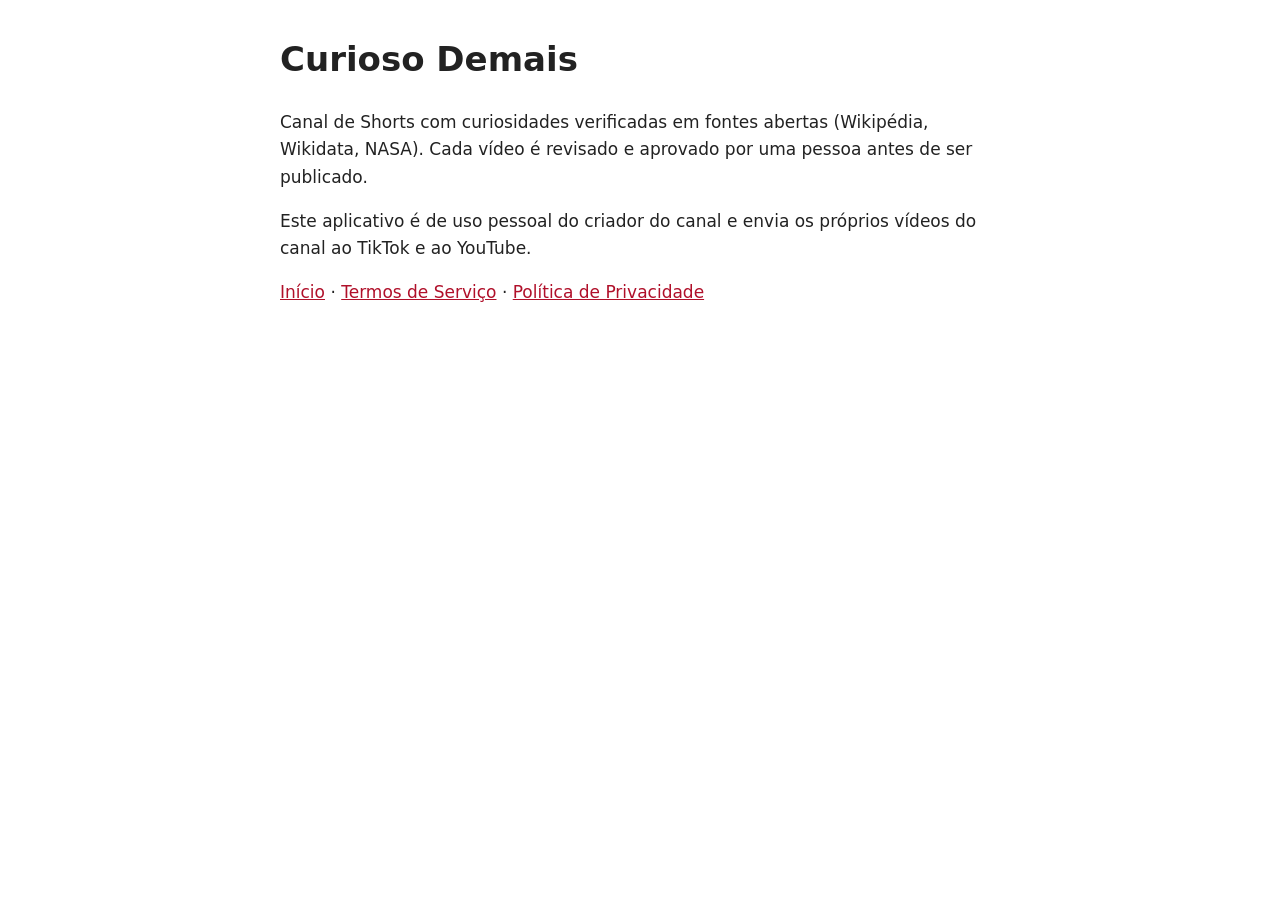
<file: index.html>
<!doctype html><html lang="pt-BR"><head><meta charset="utf-8"><meta name="viewport" content="width=device-width,initial-scale=1"><title>Início – Curioso Demais</title><style>body{font:17px/1.6 system-ui,sans-serif;max-width:720px;margin:2rem auto;padding:0 1rem;color:#222}a{color:#b0102a}</style></head><body><h1>Curioso Demais</h1><p>Canal de Shorts com curiosidades verificadas em fontes abertas (Wikipédia, Wikidata, NASA). Cada vídeo é revisado e aprovado por uma pessoa antes de ser publicado.</p><p>Este aplicativo é de uso pessoal do criador do canal e envia os próprios vídeos do canal ao TikTok e ao YouTube.</p><p><a href="index.html">Início</a> · <a href="termos.html">Termos de Serviço</a> · <a href="privacidade.html">Política de Privacidade</a></p></body></html>
</file>
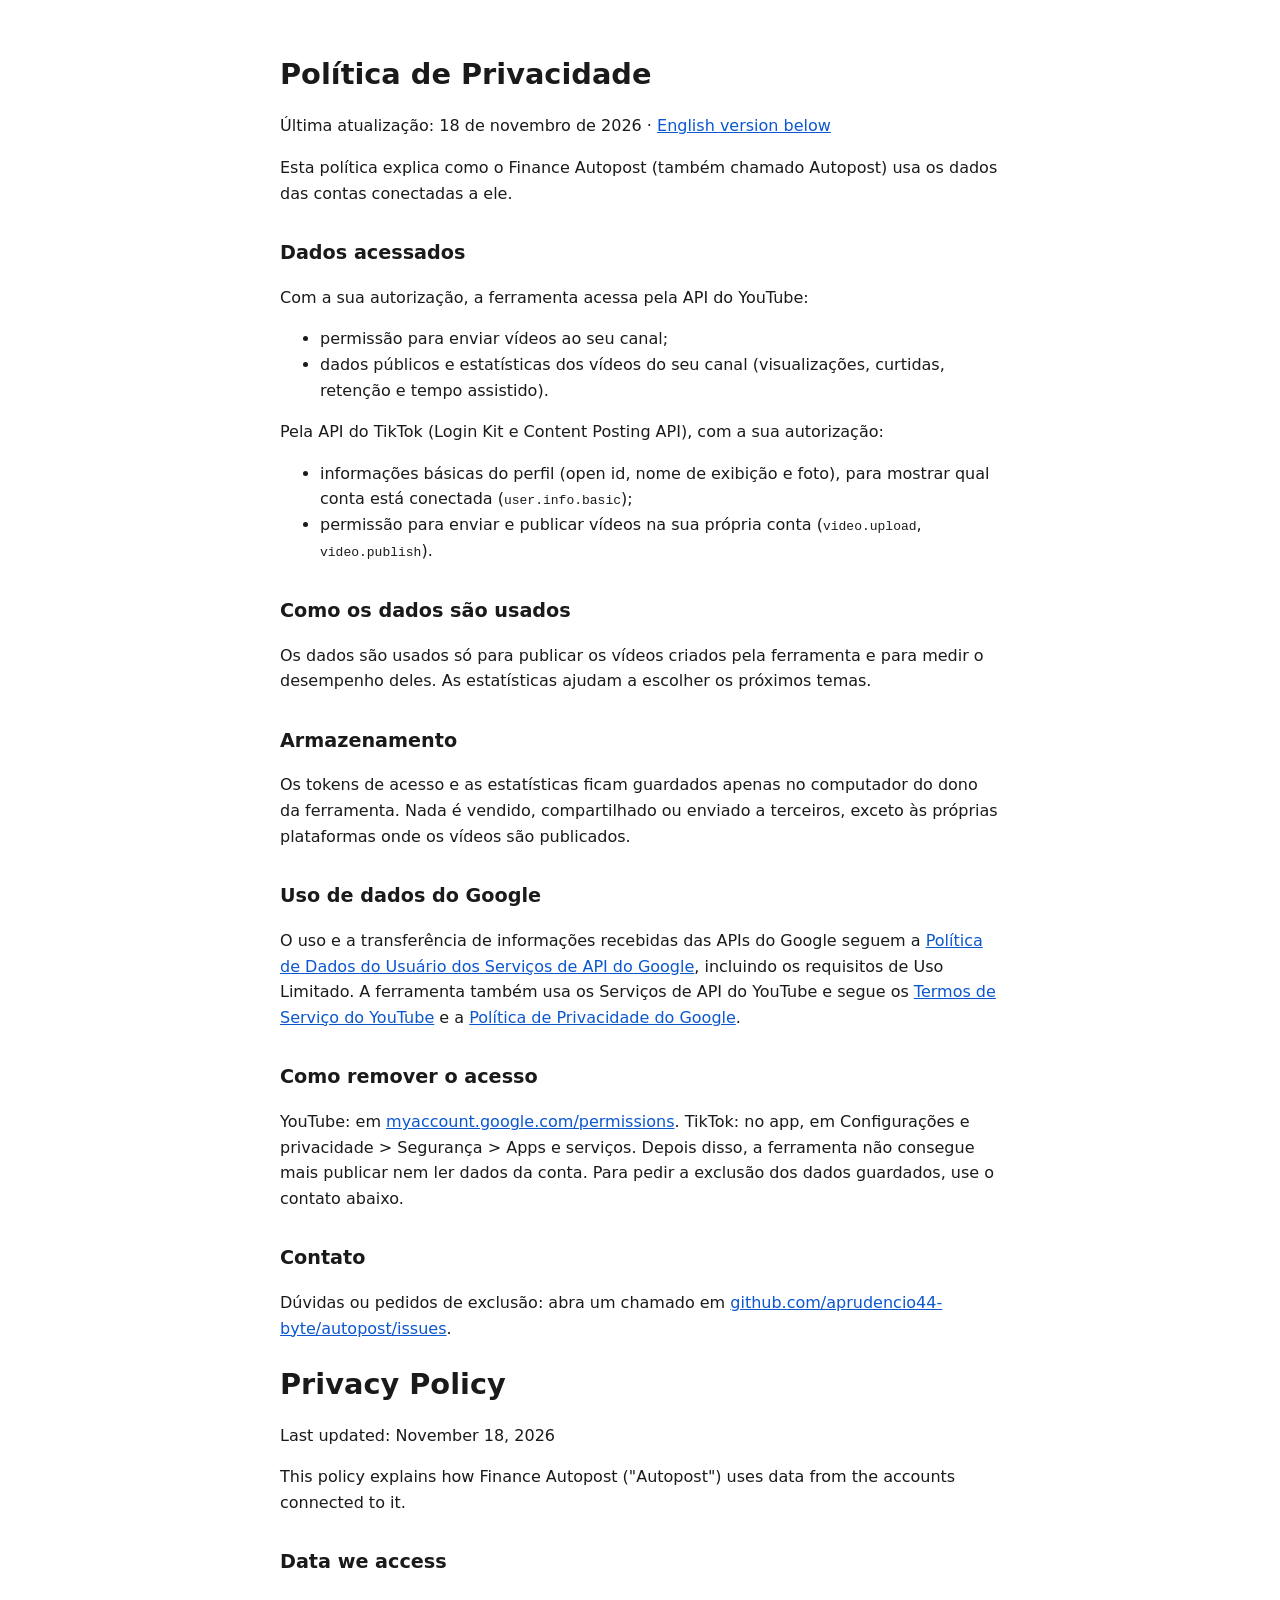
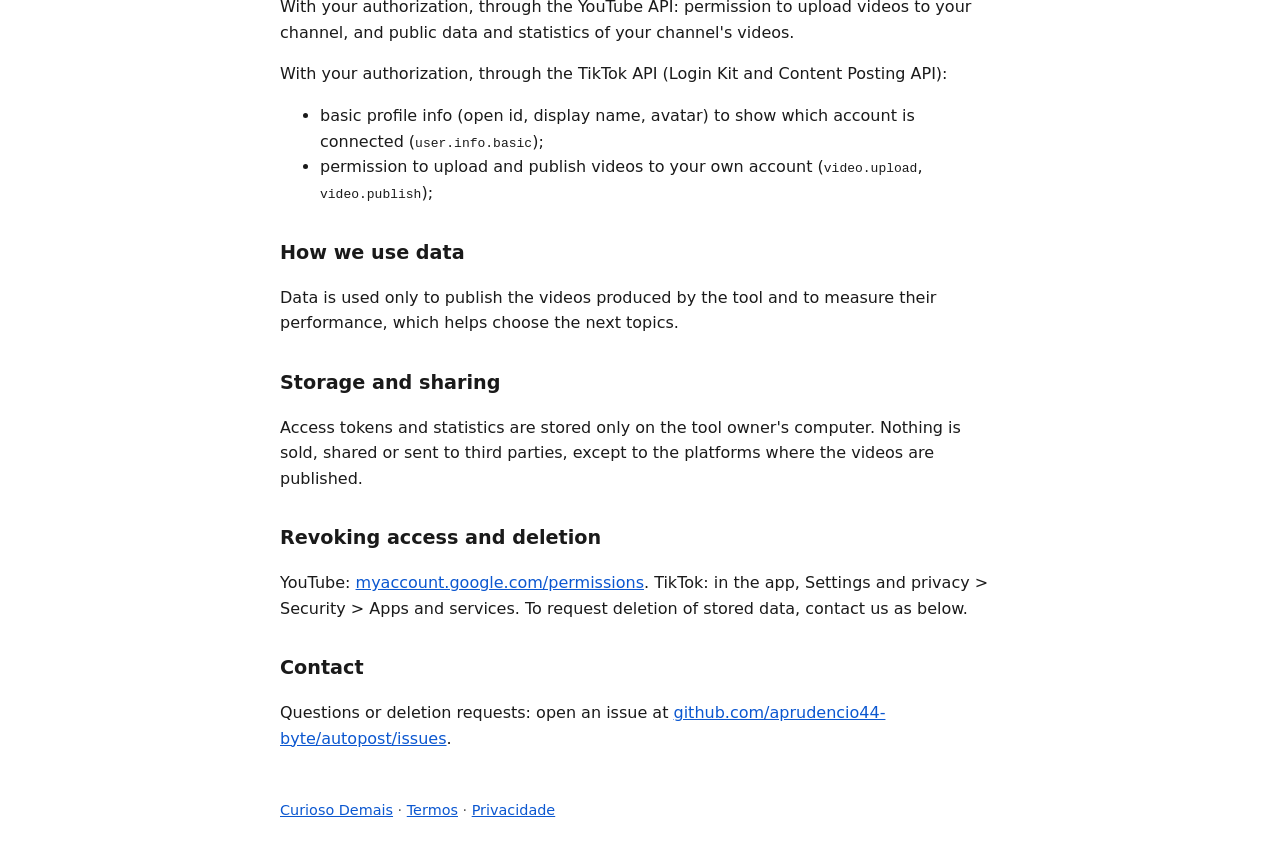
<file: privacidade.html>
<!doctype html>
<html lang="pt-BR">
<head>
<meta charset="utf-8">
<meta name="viewport" content="width=device-width, initial-scale=1">
<title>Política de Privacidade</title>
<link rel="stylesheet" href="style.css">
</head>
<body>
<h1>Política de Privacidade</h1>
<p>Última atualização: 18 de novembro de 2026 · <a href="#en">English version below</a></p>
<p>Esta política explica como o Finance Autopost (também chamado Autopost) usa os dados das contas conectadas a ele.</p>
<h2>Dados acessados</h2>
<p>Com a sua autorização, a ferramenta acessa pela API do YouTube:</p>
<ul>
<li>permissão para enviar vídeos ao seu canal;</li>
<li>dados públicos e estatísticas dos vídeos do seu canal (visualizações, curtidas, retenção e tempo assistido).</li>
</ul>
<p>Pela API do TikTok (Login Kit e Content Posting API), com a sua autorização:</p>
<ul>
<li>informações básicas do perfil (open id, nome de exibição e foto), para mostrar qual conta está conectada (<code>user.info.basic</code>);</li>
<li>permissão para enviar e publicar vídeos na sua própria conta (<code>video.upload</code>, <code>video.publish</code>).</li>
</ul>
<h2>Como os dados são usados</h2>
<p>Os dados são usados só para publicar os vídeos criados pela ferramenta e para medir o desempenho deles. As estatísticas ajudam a escolher os próximos temas.</p>
<h2>Armazenamento</h2>
<p>Os tokens de acesso e as estatísticas ficam guardados apenas no computador do dono da ferramenta. Nada é vendido, compartilhado ou enviado a terceiros, exceto às próprias plataformas onde os vídeos são publicados.</p>
<h2>Uso de dados do Google</h2>
<p>O uso e a transferência de informações recebidas das APIs do Google seguem a <a href="https://developers.google.com/terms/api-services-user-data-policy">Política de Dados do Usuário dos Serviços de API do Google</a>, incluindo os requisitos de Uso Limitado. A ferramenta também usa os Serviços de API do YouTube e segue os <a href="https://www.youtube.com/t/terms">Termos de Serviço do YouTube</a> e a <a href="https://policies.google.com/privacy">Política de Privacidade do Google</a>.</p>
<h2>Como remover o acesso</h2>
<p>YouTube: em <a href="https://myaccount.google.com/permissions">myaccount.google.com/permissions</a>. TikTok: no app, em Configurações e privacidade &gt; Segurança &gt; Apps e serviços. Depois disso, a ferramenta não consegue mais publicar nem ler dados da conta. Para pedir a exclusão dos dados guardados, use o contato abaixo.</p>
<h2>Contato</h2>
<p>Dúvidas ou pedidos de exclusão: abra um chamado em <a href="https://github.com/aprudencio44-byte/autopost/issues">github.com/aprudencio44-byte/autopost/issues</a>.</p>

<h1 id="en">Privacy Policy</h1>
<p>Last updated: November 18, 2026</p>
<p>This policy explains how Finance Autopost ("Autopost") uses data from the accounts connected to it.</p>
<h2>Data we access</h2>
<p>With your authorization, through the YouTube API: permission to upload videos to your channel, and public data and statistics of your channel's videos.</p>
<p>With your authorization, through the TikTok API (Login Kit and Content Posting API):</p>
<ul>
<li>basic profile info (open id, display name, avatar) to show which account is connected (<code>user.info.basic</code>);</li>
<li>permission to upload and publish videos to your own account (<code>video.upload</code>, <code>video.publish</code>);</li>
</ul>
<h2>How we use data</h2>
<p>Data is used only to publish the videos produced by the tool and to measure their performance, which helps choose the next topics.</p>
<h2>Storage and sharing</h2>
<p>Access tokens and statistics are stored only on the tool owner's computer. Nothing is sold, shared or sent to third parties, except to the platforms where the videos are published.</p>
<h2>Revoking access and deletion</h2>
<p>YouTube: <a href="https://myaccount.google.com/permissions">myaccount.google.com/permissions</a>. TikTok: in the app, Settings and privacy &gt; Security &gt; Apps and services. To request deletion of stored data, contact us as below.</p>
<h2>Contact</h2>
<p>Questions or deletion requests: open an issue at <a href="https://github.com/aprudencio44-byte/autopost/issues">github.com/aprudencio44-byte/autopost/issues</a>.</p>
<footer><a href="index.html">Curioso Demais</a> · <a href="termos.html">Termos</a> · <a href="privacidade.html">Privacidade</a></footer>
</body>
</html>
</file>
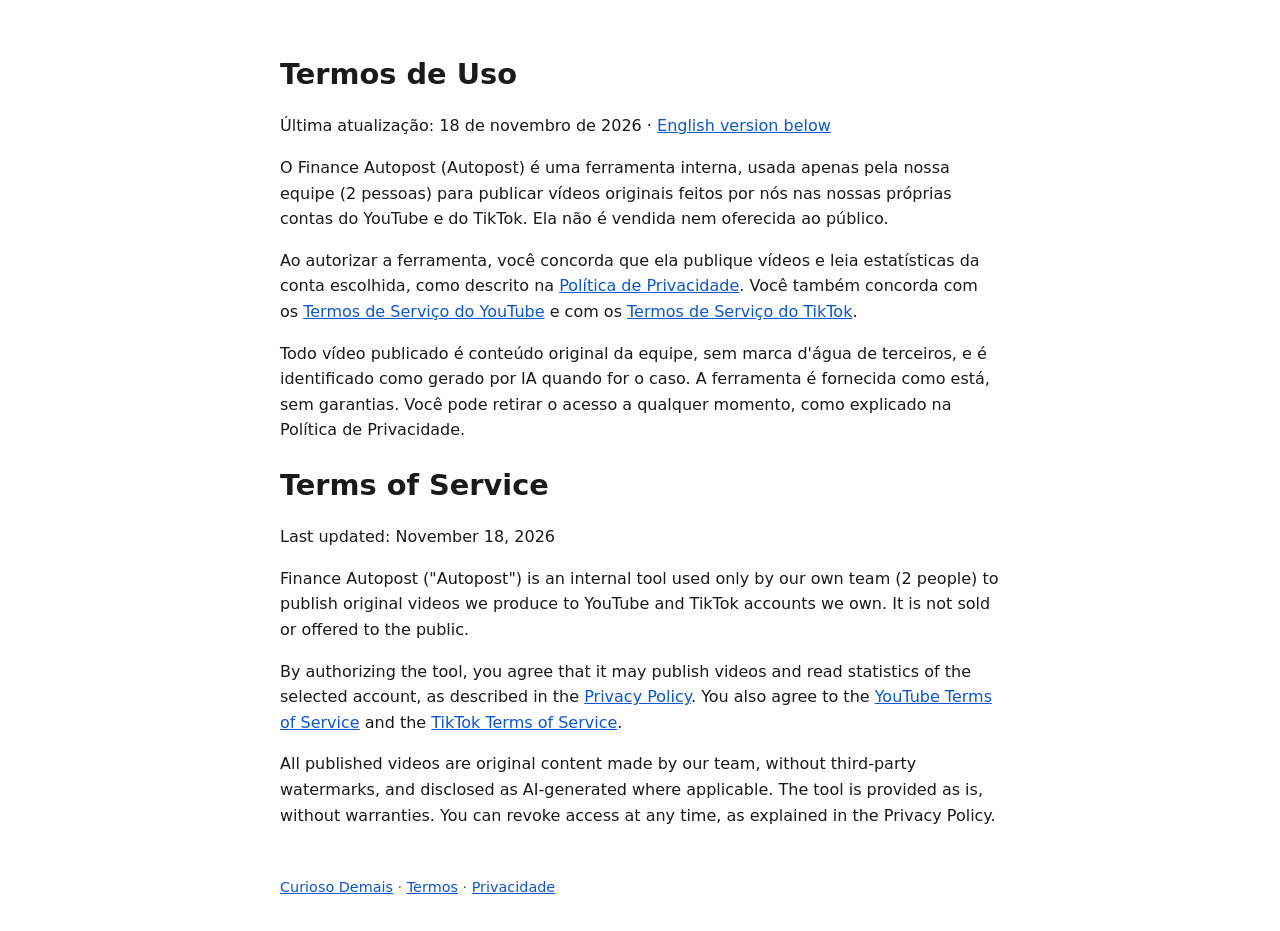
<file: termos.html>
<!doctype html>
<html lang="pt-BR">
<head>
<meta charset="utf-8">
<meta name="viewport" content="width=device-width, initial-scale=1">
<title>Termos de Uso</title>
<link rel="stylesheet" href="style.css">
</head>
<body>
<h1>Termos de Uso</h1>
<p>Última atualização: 18 de novembro de 2026 · <a href="#en">English version below</a></p>
<p>O Finance Autopost (Autopost) é uma ferramenta interna, usada apenas pela nossa equipe (2 pessoas) para publicar vídeos originais feitos por nós nas nossas próprias contas do YouTube e do TikTok. Ela não é vendida nem oferecida ao público.</p>
<p>Ao autorizar a ferramenta, você concorda que ela publique vídeos e leia estatísticas da conta escolhida, como descrito na <a href="privacidade.html">Política de Privacidade</a>. Você também concorda com os <a href="https://www.youtube.com/t/terms">Termos de Serviço do YouTube</a> e com os <a href="https://www.tiktok.com/legal/terms-of-service">Termos de Serviço do TikTok</a>.</p>
<p>Todo vídeo publicado é conteúdo original da equipe, sem marca d'água de terceiros, e é identificado como gerado por IA quando for o caso. A ferramenta é fornecida como está, sem garantias. Você pode retirar o acesso a qualquer momento, como explicado na Política de Privacidade.</p>

<h1 id="en">Terms of Service</h1>
<p>Last updated: November 18, 2026</p>
<p>Finance Autopost ("Autopost") is an internal tool used only by our own team (2 people) to publish original videos we produce to YouTube and TikTok accounts we own. It is not sold or offered to the public.</p>
<p>By authorizing the tool, you agree that it may publish videos and read statistics of the selected account, as described in the <a href="privacidade.html#en">Privacy Policy</a>. You also agree to the <a href="https://www.youtube.com/t/terms">YouTube Terms of Service</a> and the <a href="https://www.tiktok.com/legal/terms-of-service">TikTok Terms of Service</a>.</p>
<p>All published videos are original content made by our team, without third-party watermarks, and disclosed as AI-generated where applicable. The tool is provided as is, without warranties. You can revoke access at any time, as explained in the Privacy Policy.</p>
<footer><a href="index.html">Curioso Demais</a> · <a href="termos.html">Termos</a> · <a href="privacidade.html">Privacidade</a></footer>
</body>
</html>
</file>
<file: style.css>
body{font-family:system-ui,-apple-system,"Segoe UI",sans-serif;max-width:720px;margin:0 auto;padding:32px 16px;line-height:1.6;color:#1a1a1a;background:#fff}
h1{font-size:1.8rem;margin-bottom:.2rem}h2{font-size:1.2rem;margin-top:2rem}
a{color:#0b57d0}footer{margin-top:3rem;font-size:.9rem;color:#555}
@media (prefers-color-scheme:dark){body{background:#121212;color:#e8e8e8}a{color:#8ab4f8}footer{color:#aaa}}
</file>
